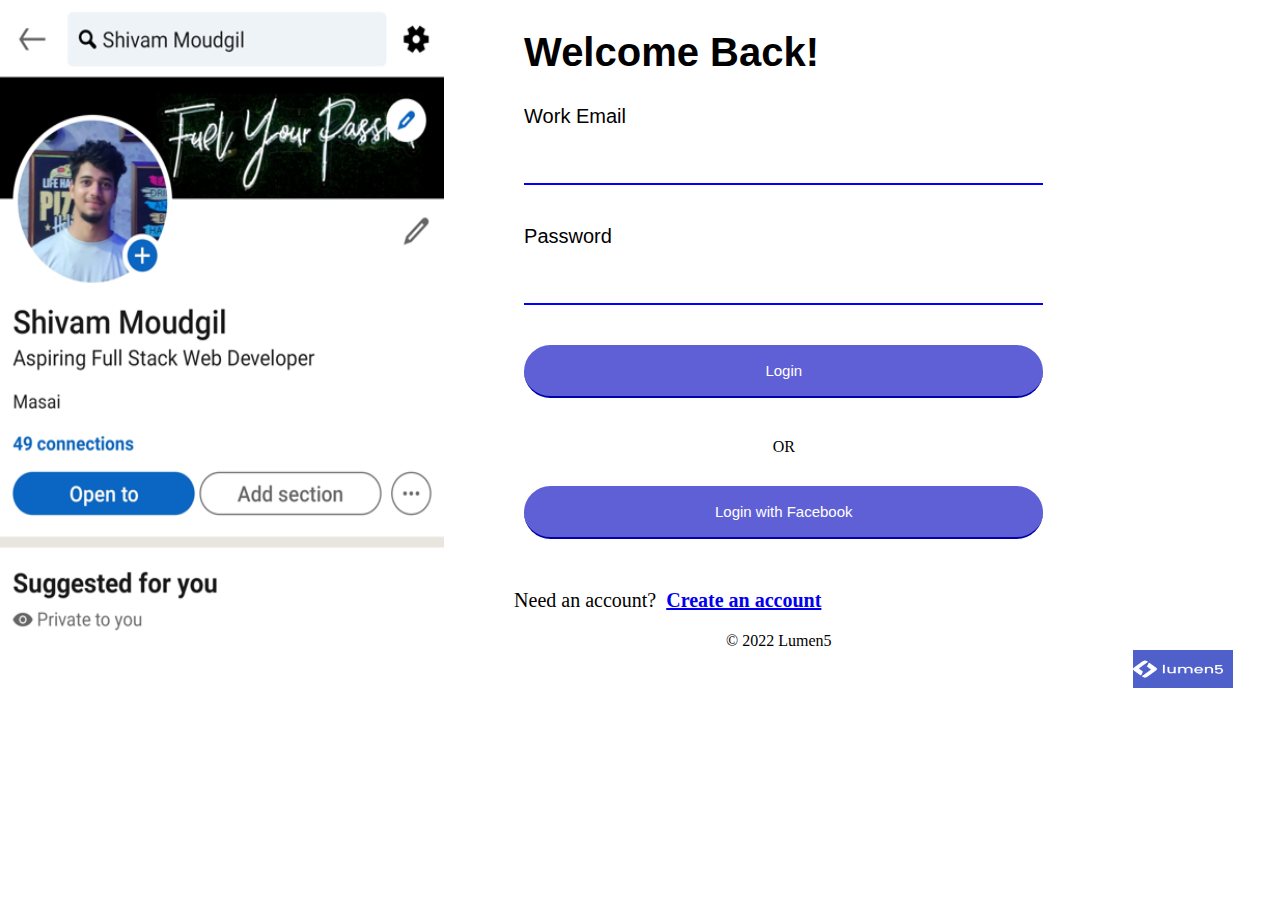
<file: login.html>
<!DOCTYPE html>
<html lang="en">
  <head>
    <meta charset="UTF-8" />
    <meta http-equiv="X-UA-Compatible" content="IE=edge" />
    <meta name="viewport" content="width=device-width, initial-scale=1.0" />
    <title>Login</title>
    <link rel="stylesheet" href="./styles/form.css" />
  </head>
  <!-- <link rel="stylesheet" href="./styles/nav.css"> -->
  <body>
    <div id="lgn">
      <div>
        <a href="index.html"> <img src="lk.png" alt="" /></a>
      </div>
      <div>
        <form action="">
          <h1>Welcome Back!</h1>
          <label for="">Work Email</label>
          <input type="text" id="email" />
          <label for="">Password</label>
          <input type="password" id="password" />
          <input id="btn" type="submit" value="Login" />
          <p>OR</p>
          <input id="btn" type="submit" value="Login with Facebook" />
        </form>
        <div class="redr">
          <div><p>Need an account?</p></div>
          <div>
            <a style="font-weight: bold" href="signup.html"
              >Create an account</a
            >
          </div>
        </div>
        <p>© 2022 Lumen5</p>
      </div>
      <div class="rif">
        <a href="index.html"><img class="home" src="logo.png" alt="" /></a>
      </div>
    </div>
  </body>
</html>
<script src="./for fetch/login.js"></script>
</file>
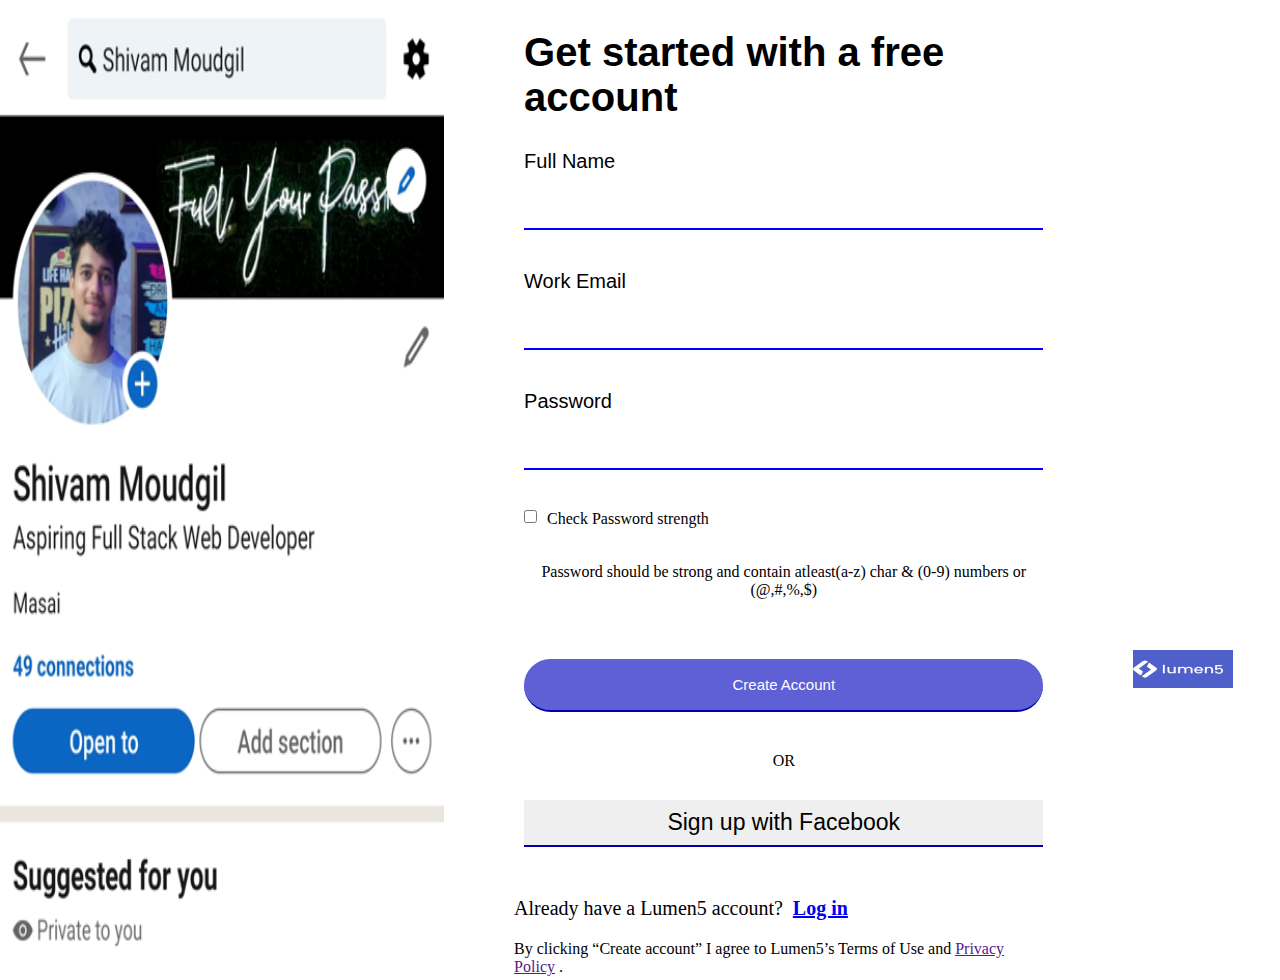
<file: signup.html>
<!DOCTYPE html>
<html lang="en">
  <head>
    <meta charset="UTF-8" />
    <meta http-equiv="X-UA-Compatible" content="IE=edge" />
    <meta name="viewport" content="width=device-width, initial-scale=1.0" />
    <title>Sign-Up</title>
    <link rel="stylesheet" href="./styles/form.css" />
    <link
      rel="stylesheet"
      href="https://cdnjs.cloudflare.com/ajax/libs/font-awesome/4.7.0/css/font-awesome.min.css"
    />
  </head>
  <body>
    <div id="lgn">
      <div>
       <a href="index.html"><img src="lk.png" alt="" /></a> 
      </div>
      <div>
        <form action="">
          <h1>Get started with a free account</h1>
          <label for="">Full Name</label>
          <input type="text" id="name" placeholder="" required />
          <label for="">Work Email</label>
          <input type="text" id="email" required />
          <label for="pwd1">Password</label>
          <input type="Password" id="password" onBlur="valuate(this)" />
          <div class="checkbox">
            <input type="checkbox" />Check Password strength
          </div>
          <center>
            <p>
              Password should be strong and contain atleast(a-z) char & (0-9)
              numbers or (@,#,%,$)
            </p>
          </center>
          <center>
            <div id="showStrength"></div>
          </center>
          <input id="btn" type="submit" value="Create Account" />
          <p>OR</p>
          <input type="submit" value="Sign up with Facebook" />
        </form>
        <div class="redr">
          <div>     <p>Already have a Lumen5 account?</p></div>
     <div>  <a style="font-weight: bold" href="login.html">Log in</a></div>
        
        </div>
        <p class="lef">
          By clicking “Create account” I agree to Lumen5’s Terms of Use and
          <a href="">Privacy Policy</a>
          .
        </p>
      </div>
      <div  class="rif"> <a href="index.html"><img  class="home" src="logo.png" alt="" /></a>
    </div>
  </body>
</html>
<script src="./for fetch/signup.js"></script>
</file>
<file: styles/form.css>
*{
    margin:0px;
    padding:0px;
    box-sizing: border-box;
}

#lgn{
    width: 96%;
    display:flex;
    gap:50px;
    height: auto;
}
#lgn>div:nth-child(1){
    width:39%;
    /* border: 3px solid; */
}
#lgn>div:nth-child(2){
    width:50%;
}
#lgn>div:nth-child(3){
    width:10%;
    display: flex;
}
div>a{
    width: 100%;
}
div>a>img{
    width: 100%;
    height: 100%;
}
form{
    display: flex;
    flex-direction: column;
    padding: 20px;
    padding-left: 30px;
    gap:30px;
}
h1{
    margin-top: 10px;
    font-size: 40px;
    font-family:Arial, Helvetica, sans-serif
}
label{
    margin-bottom: -20px;
    font-size: 20px;
    font-family: 'Lucida Sans', 'Lucida Sans Regular', 'Lucida Grande', 'Lucida Sans Unicode', Geneva, Verdana, sans-serif;
}
input{
    margin-bottom: 10px;
    border-bottom-color: blue;
    border-top:none;
    border-left:none;
    border-right:none;
    padding: 9px;
    outline: none;
    font-size: 23px;
}
#btn{
    background-color: rgb(95, 95, 214);
    border-radius: 108px;
    padding: 17px;
    color: white;
    font-size: 15px;
    cursor: pointer;
}
#btn:hover{
    background-color: blueviolet;
}
p{
    text-align: center;
}
a:hover{
    color: rgb(173, 53, 53);
}
.redr{
    /* width: 100%; */
    font-size: 20px;
    padding: 20px;
    display: flex;
    gap:10px;
    /* border: 1px solid; */
}
.lef{
    text-align:left;
    padding:0px 20px;
}
.home{
    margin-top: 650px;
    width: 100px;
    height: 38px;
    position: fixed;
    background-color:rgb(79, 96, 202);
    padding-right: 10px;
    cursor: pointer;
}
.rif{
    padding-left: 20px;
}
.home:hover{
    background-color:black
}
.checkbox{
    display: flex;
    gap:10px
}
</file>
<file: styles/nav.css>
*{
    margin: 0px;
    padding: 0px;
}
#navbar{
    width: 100%;
    background-color: black;
    display: grid;
    height: auto;
    grid-template-columns:15% 80%;
    justify-content: space-around;
    align-items: center;
}
div>a{
    color: aliceblue;
    text-decoration: none;
    font-size: 24px;
    padding: 10px;
}
div>a:hover{
    background-color: rgb(41, 99, 149);
    color: rgb(247, 245, 245);
}

#navbar>div{
    display: flex;
    justify-content: space-around;
    /* border: 1px solid white; */
}
#navbar>div>img{
    width: 100px;
}
</file>
